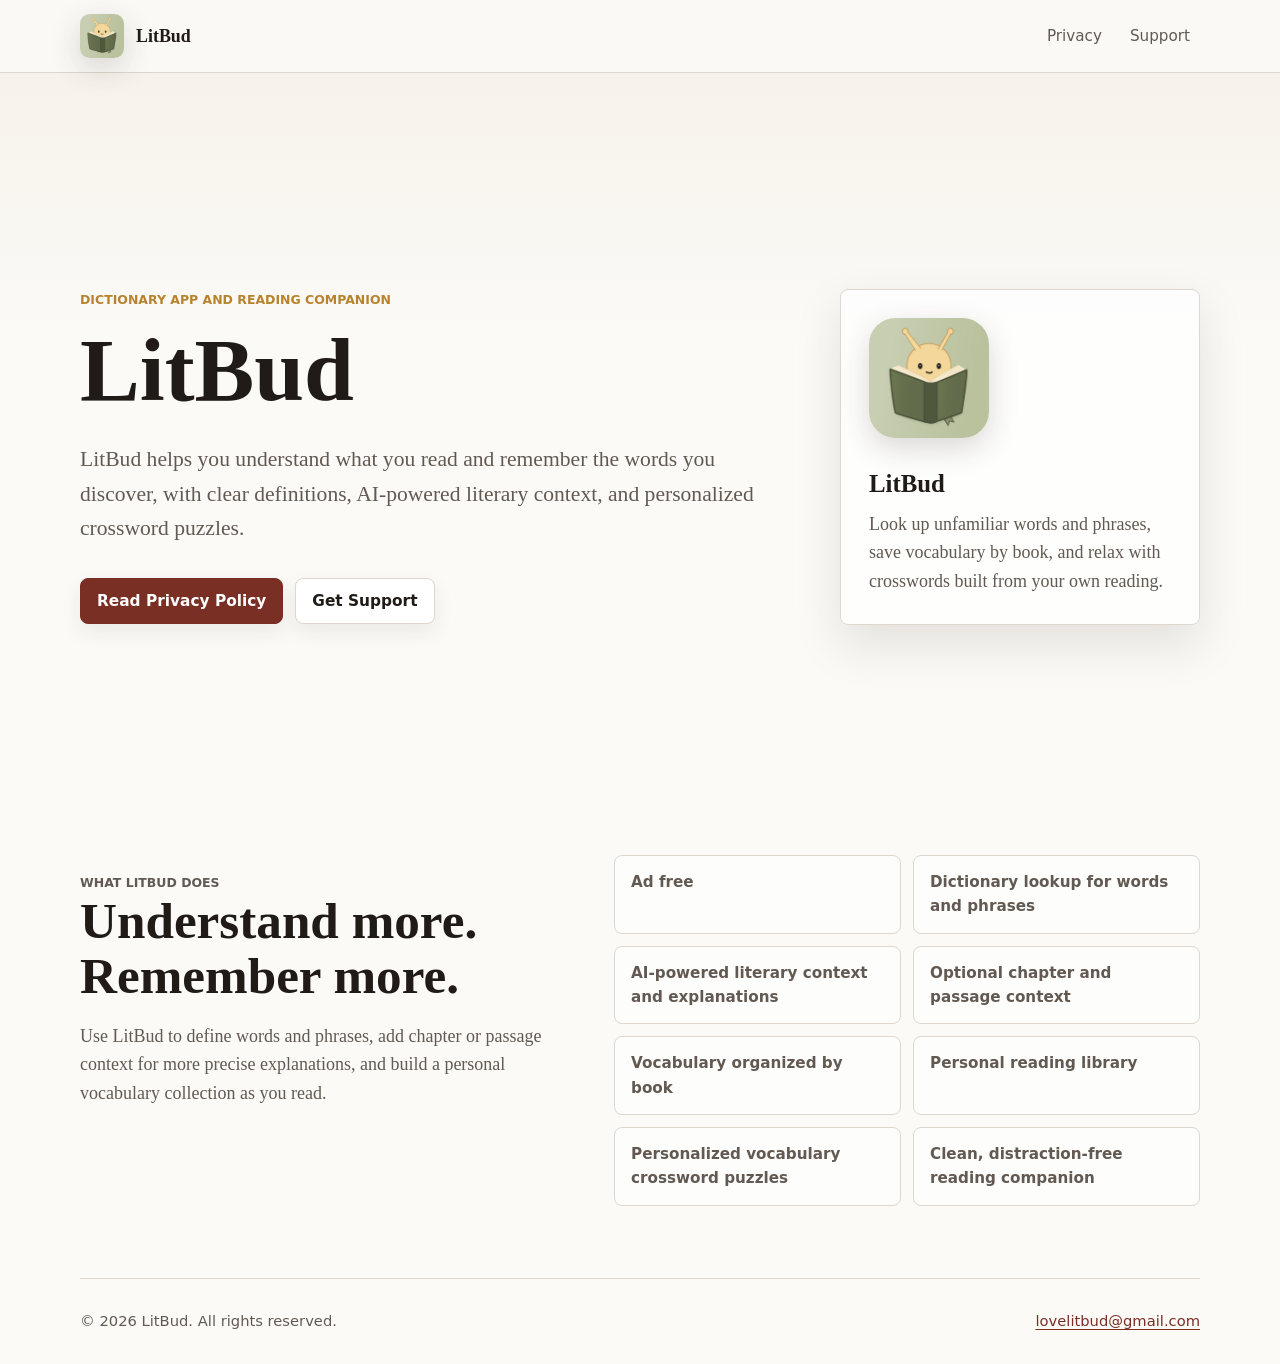
<file: index.html>
<!doctype html>
<html lang="en">
<head>
  <meta charset="utf-8">
  <meta name="viewport" content="width=device-width, initial-scale=1">
  <title>LitBud Help Center</title>
  <meta name="description" content="Get support and review the privacy policy for LitBud, a dictionary app and reading companion with personalized crossword puzzles.">
  <link rel="stylesheet" href="assets/styles.css">
</head>
<body>
  <header class="site-header">
    <nav class="nav" aria-label="Main navigation">
      <a class="brand" href="index.html" aria-label="LitBud home">
        <img src="assets/app-icon.png" alt="" width="44" height="44">
        <span>LitBud</span>
      </a>
      <div class="nav-links">
        <a href="privacy.html">Privacy</a>
        <a href="support.html">Support</a>
      </div>
    </nav>
  </header>

  <main>
    <section class="hero">
      <div class="hero-copy">
        <p class="eyebrow">Dictionary app and reading companion</p>
        <h1>LitBud</h1>
        <p class="lede">LitBud helps you understand what you read and remember the words you discover, with clear definitions, AI-powered literary context, and personalized crossword puzzles.</p>
        <div class="actions" aria-label="Primary links">
          <a class="button primary" href="privacy.html">Read Privacy Policy</a>
          <a class="button" href="support.html">Get Support</a>
        </div>
      </div>
      <aside class="app-panel" aria-label="LitBud app details">
        <img src="assets/app-icon.png" alt="LitBud app icon" width="120" height="120">
        <h2>LitBud</h2>
        <p>Look up unfamiliar words and phrases, save vocabulary by book, and relax with crosswords built from your own reading.</p>
      </aside>
    </section>

    <section class="feature-section" aria-labelledby="features-title">
      <div class="section-copy">
        <p class="eyebrow">What LitBud does</p>
        <h2 id="features-title">Understand more. Remember more.</h2>
        <p>Use LitBud to define words and phrases, add chapter or passage context for more precise explanations, and build a personal vocabulary collection as you read.</p>
      </div>
      <ul class="feature-list" aria-label="LitBud features">
        <li>Ad free</li>
        <li>Dictionary lookup for words and phrases</li>
        <li>AI-powered literary context and explanations</li>
        <li>Optional chapter and passage context</li>
        <li>Vocabulary organized by book</li>
        <li>Personal reading library</li>
        <li>Personalized vocabulary crossword puzzles</li>
        <li>Clean, distraction-free reading companion</li>
      </ul>
    </section>
  </main>

  <footer class="site-footer">
    <p>&copy; 2026 LitBud. All rights reserved.</p>
    <a href="mailto:lovelitbud@gmail.com">lovelitbud@gmail.com</a>
  </footer>
</body>
</html>
</file>
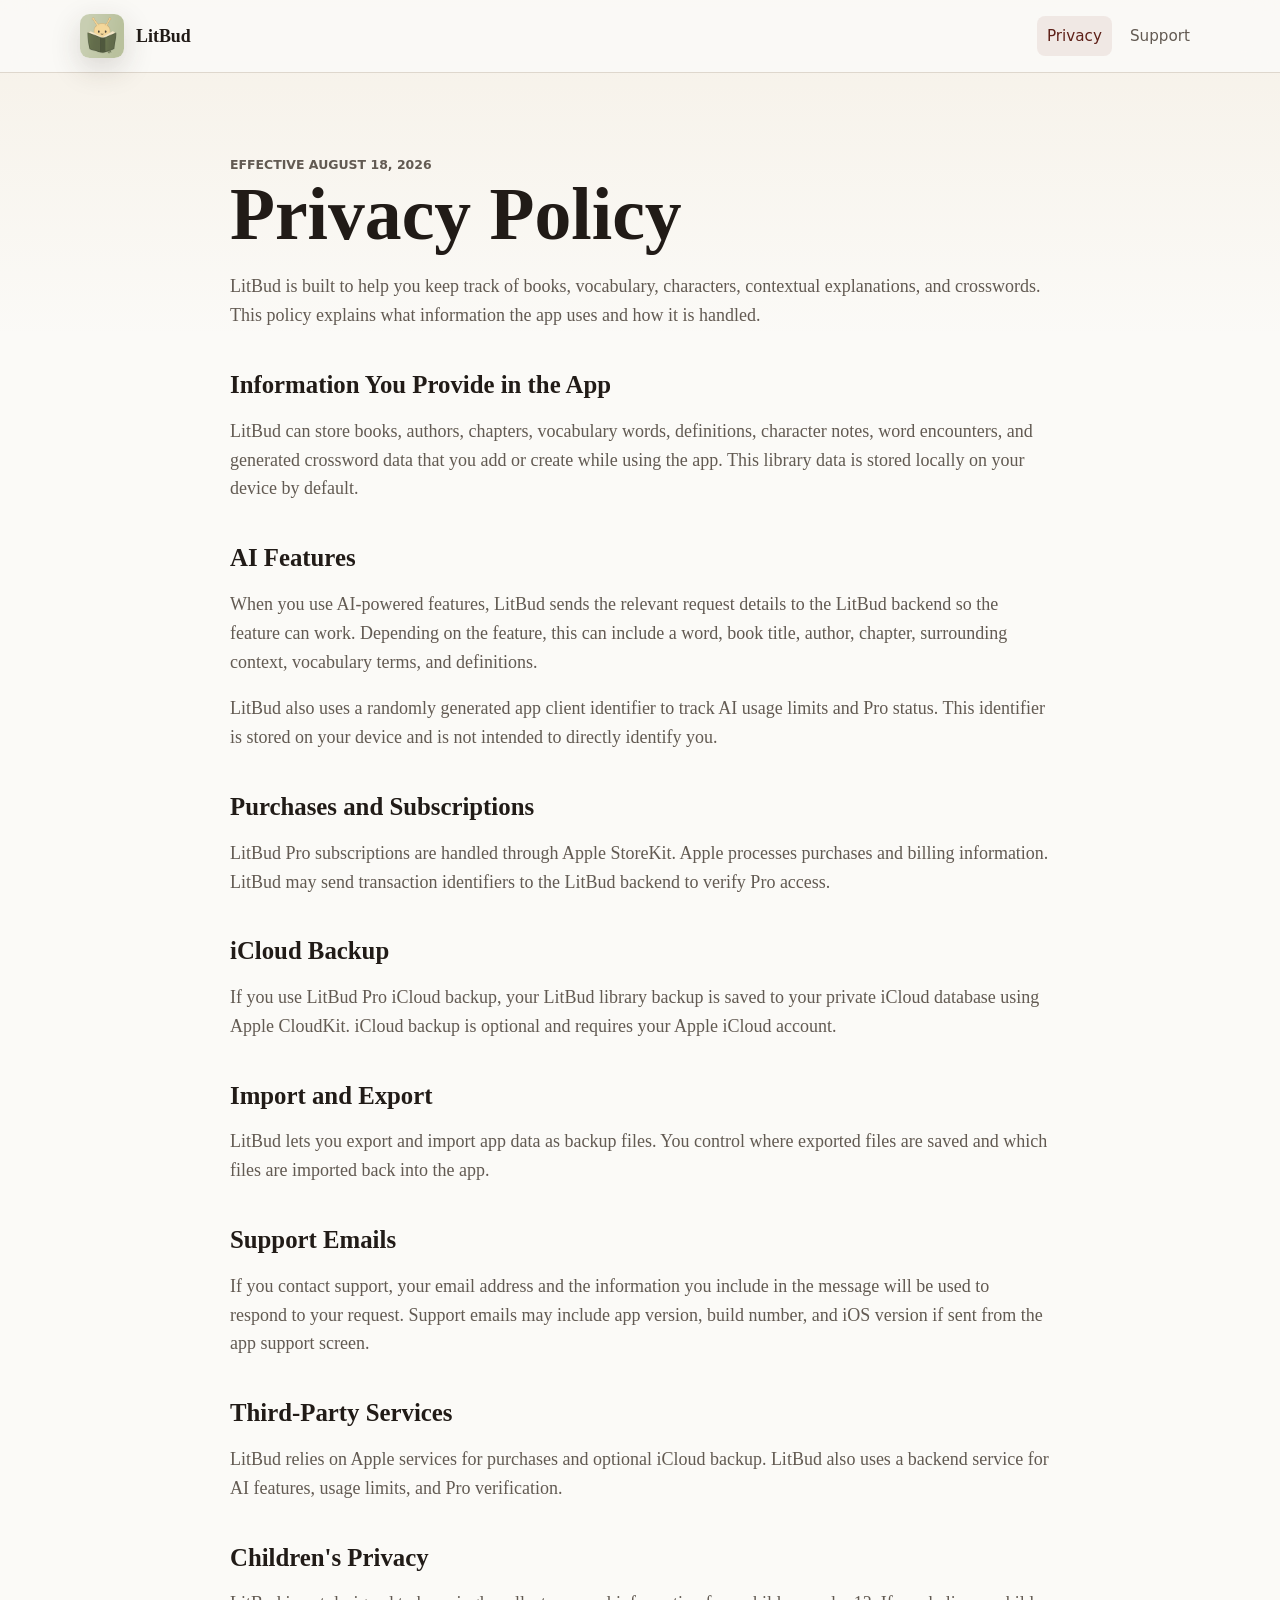
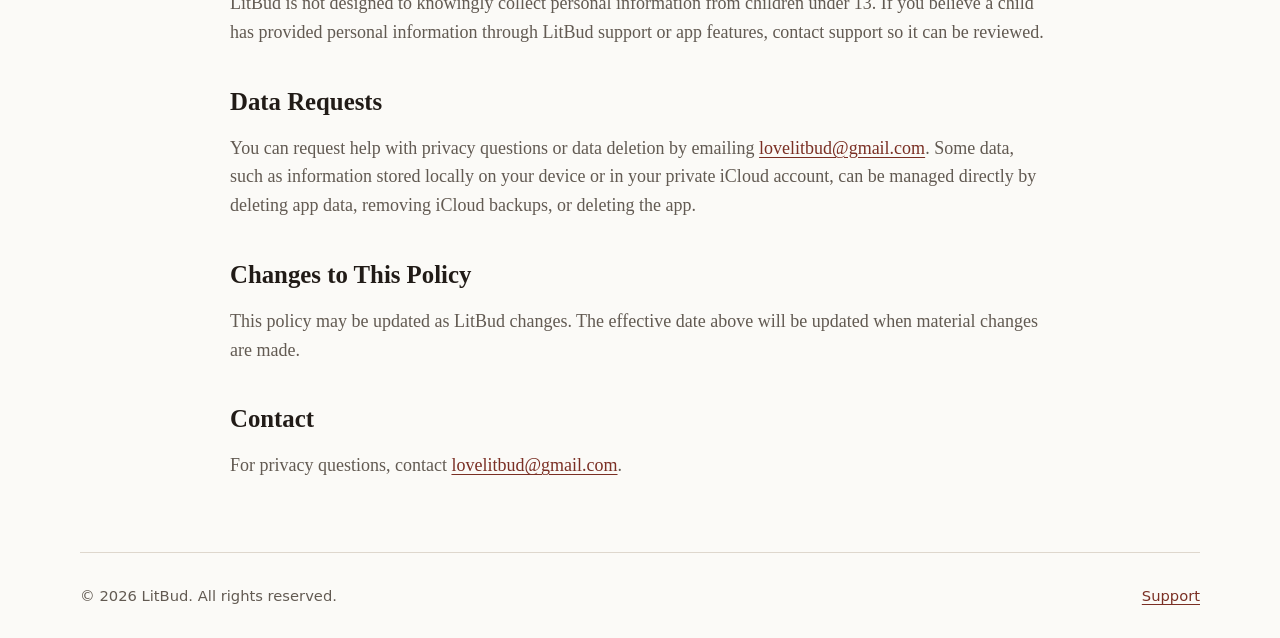
<file: privacy.html>
<!doctype html>
<html lang="en">
<head>
  <meta charset="utf-8">
  <meta name="viewport" content="width=device-width, initial-scale=1">
  <title>Privacy Policy | LitBud</title>
  <meta name="description" content="Privacy policy for the LitBud iOS app.">
  <link rel="stylesheet" href="assets/styles.css">
</head>
<body>
  <header class="site-header">
    <nav class="nav" aria-label="Main navigation">
      <a class="brand" href="index.html" aria-label="LitBud home">
        <img src="assets/app-icon.png" alt="" width="44" height="44">
        <span>LitBud</span>
      </a>
      <div class="nav-links">
        <a aria-current="page" href="privacy.html">Privacy</a>
        <a href="support.html">Support</a>
      </div>
    </nav>
  </header>

  <main class="document">
    <p class="eyebrow">Effective August 18, 2026</p>
    <h1>Privacy Policy</h1>
    <p>LitBud is built to help you keep track of books, vocabulary, characters, contextual explanations, and crosswords. This policy explains what information the app uses and how it is handled.</p>

    <h2>Information You Provide in the App</h2>
    <p>LitBud can store books, authors, chapters, vocabulary words, definitions, character notes, word encounters, and generated crossword data that you add or create while using the app. This library data is stored locally on your device by default.</p>

    <h2>AI Features</h2>
    <p>When you use AI-powered features, LitBud sends the relevant request details to the LitBud backend so the feature can work. Depending on the feature, this can include a word, book title, author, chapter, surrounding context, vocabulary terms, and definitions.</p>
    <p>LitBud also uses a randomly generated app client identifier to track AI usage limits and Pro status. This identifier is stored on your device and is not intended to directly identify you.</p>

    <h2>Purchases and Subscriptions</h2>
    <p>LitBud Pro subscriptions are handled through Apple StoreKit. Apple processes purchases and billing information. LitBud may send transaction identifiers to the LitBud backend to verify Pro access.</p>

    <h2>iCloud Backup</h2>
    <p>If you use LitBud Pro iCloud backup, your LitBud library backup is saved to your private iCloud database using Apple CloudKit. iCloud backup is optional and requires your Apple iCloud account.</p>

    <h2>Import and Export</h2>
    <p>LitBud lets you export and import app data as backup files. You control where exported files are saved and which files are imported back into the app.</p>

    <h2>Support Emails</h2>
    <p>If you contact support, your email address and the information you include in the message will be used to respond to your request. Support emails may include app version, build number, and iOS version if sent from the app support screen.</p>

    <h2>Third-Party Services</h2>
    <p>LitBud relies on Apple services for purchases and optional iCloud backup. LitBud also uses a backend service for AI features, usage limits, and Pro verification.</p>

    <h2>Children's Privacy</h2>
    <p>LitBud is not designed to knowingly collect personal information from children under 13. If you believe a child has provided personal information through LitBud support or app features, contact support so it can be reviewed.</p>

    <h2>Data Requests</h2>
    <p>You can request help with privacy questions or data deletion by emailing <a href="mailto:lovelitbud@gmail.com?subject=LitBud%20Privacy%20Request">lovelitbud@gmail.com</a>. Some data, such as information stored locally on your device or in your private iCloud account, can be managed directly by deleting app data, removing iCloud backups, or deleting the app.</p>

    <h2>Changes to This Policy</h2>
    <p>This policy may be updated as LitBud changes. The effective date above will be updated when material changes are made.</p>

    <h2>Contact</h2>
    <p>For privacy questions, contact <a href="mailto:lovelitbud@gmail.com?subject=LitBud%20Privacy%20Question">lovelitbud@gmail.com</a>.</p>
  </main>

  <footer class="site-footer">
    <p>&copy; 2026 LitBud. All rights reserved.</p>
    <a href="support.html">Support</a>
  </footer>
</body>
</html>
</file>
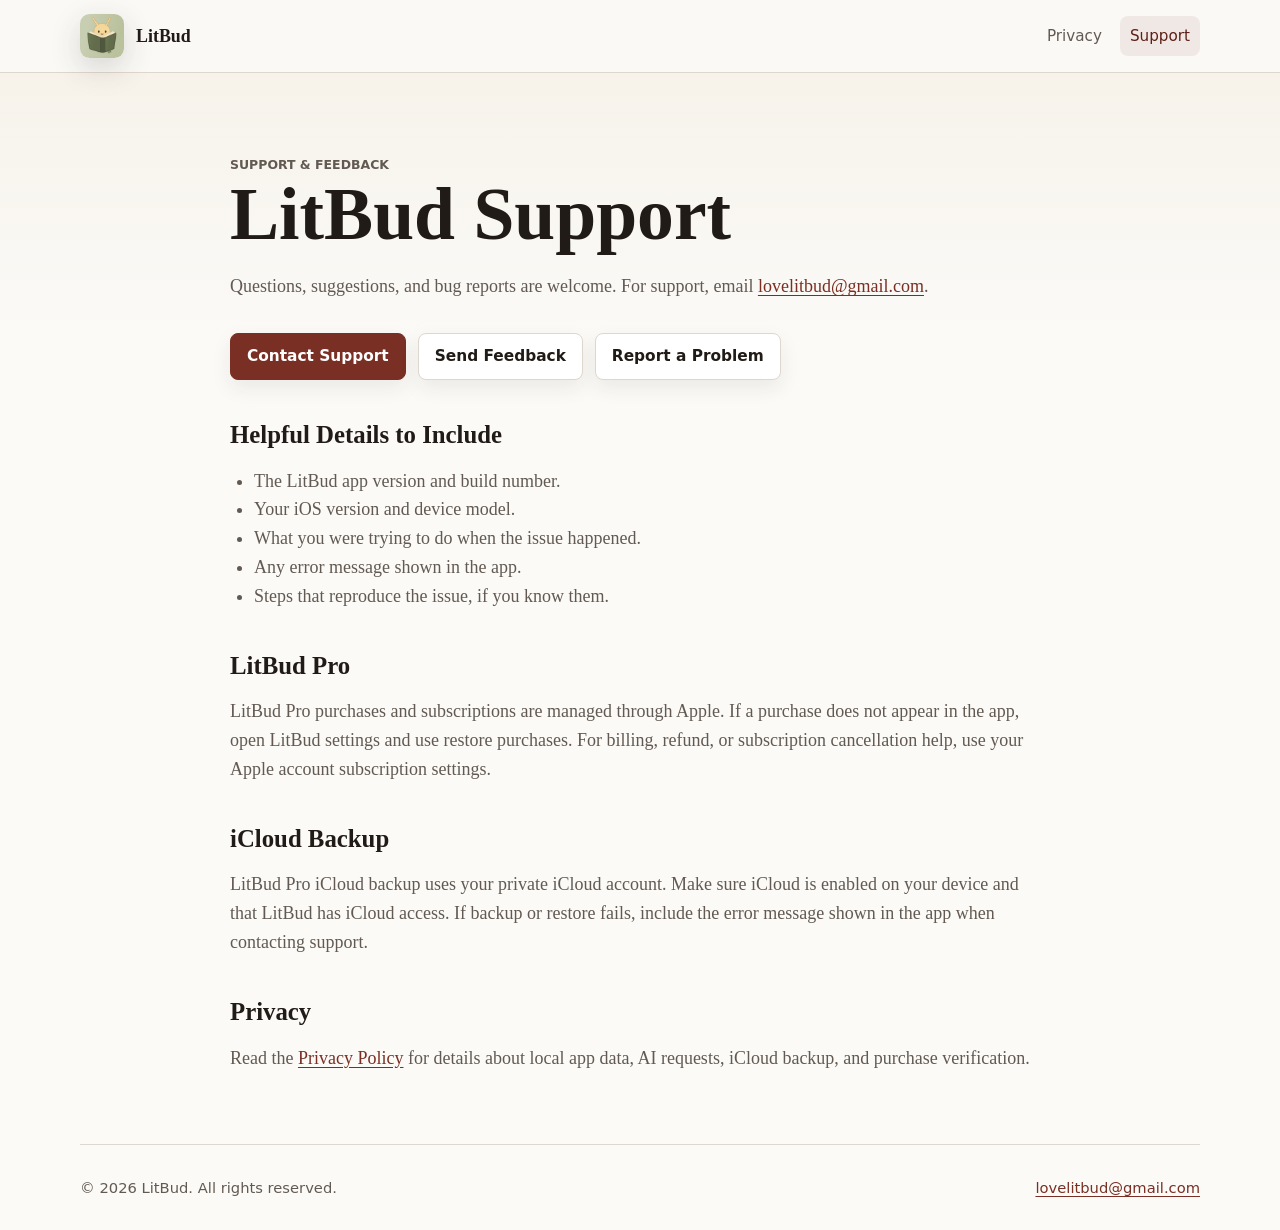
<file: support.html>
<!doctype html>
<html lang="en">
<head>
  <meta charset="utf-8">
  <meta name="viewport" content="width=device-width, initial-scale=1">
  <title>Support | LitBud</title>
  <meta name="description" content="Get support for the LitBud iOS app.">
  <link rel="stylesheet" href="assets/styles.css">
</head>
<body>
  <header class="site-header">
    <nav class="nav" aria-label="Main navigation">
      <a class="brand" href="index.html" aria-label="LitBud home">
        <img src="assets/app-icon.png" alt="" width="44" height="44">
        <span>LitBud</span>
      </a>
      <div class="nav-links">
        <a href="privacy.html">Privacy</a>
        <a aria-current="page" href="support.html">Support</a>
      </div>
    </nav>
  </header>

  <main class="document">
    <p class="eyebrow">Support &amp; feedback</p>
    <h1>LitBud Support</h1>
    <p>Questions, suggestions, and bug reports are welcome. For support, email <a href="mailto:lovelitbud@gmail.com">lovelitbud@gmail.com</a>.</p>

    <section class="contact-actions" aria-label="Contact options">
      <a class="button primary" href="mailto:lovelitbud@gmail.com?subject=LitBud%20Support">Contact Support</a>
      <a class="button" href="mailto:lovelitbud@gmail.com?subject=LitBud%20Feedback">Send Feedback</a>
      <a class="button" href="mailto:lovelitbud@gmail.com?subject=LitBud%20Bug%20Report">Report a Problem</a>
    </section>

    <h2>Helpful Details to Include</h2>
    <ul>
      <li>The LitBud app version and build number.</li>
      <li>Your iOS version and device model.</li>
      <li>What you were trying to do when the issue happened.</li>
      <li>Any error message shown in the app.</li>
      <li>Steps that reproduce the issue, if you know them.</li>
    </ul>

    <h2>LitBud Pro</h2>
    <p>LitBud Pro purchases and subscriptions are managed through Apple. If a purchase does not appear in the app, open LitBud settings and use restore purchases. For billing, refund, or subscription cancellation help, use your Apple account subscription settings.</p>

    <h2>iCloud Backup</h2>
    <p>LitBud Pro iCloud backup uses your private iCloud account. Make sure iCloud is enabled on your device and that LitBud has iCloud access. If backup or restore fails, include the error message shown in the app when contacting support.</p>

    <h2>Privacy</h2>
    <p>Read the <a href="privacy.html">Privacy Policy</a> for details about local app data, AI requests, iCloud backup, and purchase verification.</p>
  </main>

  <footer class="site-footer">
    <p>&copy; 2026 LitBud. All rights reserved.</p>
    <a href="mailto:lovelitbud@gmail.com">lovelitbud@gmail.com</a>
  </footer>
</body>
</html>
</file>
<file: assets/styles.css>
:root {
  color-scheme: light;
  --ink: #211b17;
  --muted: #625a52;
  --paper: #fbfaf7;
  --panel: #ffffff;
  --line: #ded7cd;
  --accent: #7a2f24;
  --accent-strong: #5e2018;
  --gold: #b7832f;
  --shadow: 0 20px 48px rgba(54, 43, 35, 0.12);
  font-family: ui-serif, Georgia, Cambria, "Times New Roman", Times, serif;
}

* {
  box-sizing: border-box;
}

body {
  margin: 0;
  min-height: 100vh;
  color: var(--ink);
  background:
    linear-gradient(180deg, rgba(183, 131, 47, 0.08), transparent 340px),
    var(--paper);
  font-size: 18px;
  line-height: 1.6;
}

a {
  color: var(--accent);
  text-underline-offset: 0.18em;
}

.site-header {
  border-bottom: 1px solid var(--line);
  background: rgba(251, 250, 247, 0.88);
  backdrop-filter: blur(16px);
  position: sticky;
  top: 0;
  z-index: 10;
}

.nav,
.hero,
.info-grid,
.feature-section,
.document,
.site-footer {
  width: min(1120px, calc(100% - 32px));
  margin: 0 auto;
}

.nav {
  min-height: 72px;
  display: flex;
  align-items: center;
  justify-content: space-between;
  gap: 20px;
}

.brand {
  display: inline-flex;
  align-items: center;
  gap: 12px;
  color: var(--ink);
  text-decoration: none;
  font-weight: 700;
  font-size: 1.12rem;
}

.brand img,
.app-panel img {
  border-radius: 22%;
  box-shadow: 0 10px 30px rgba(54, 43, 35, 0.18);
}

.nav-links {
  display: flex;
  align-items: center;
  gap: 8px;
  font-family: ui-sans-serif, system-ui, -apple-system, BlinkMacSystemFont, "Segoe UI", sans-serif;
  font-size: 0.95rem;
}

.nav-links a {
  color: var(--muted);
  text-decoration: none;
  padding: 8px 10px;
  border-radius: 8px;
}

.nav-links a:hover,
.nav-links a[aria-current="page"] {
  color: var(--accent-strong);
  background: rgba(122, 47, 36, 0.08);
}

.hero {
  min-height: calc(100vh - 156px);
  display: grid;
  grid-template-columns: minmax(0, 1fr) 360px;
  align-items: center;
  gap: 48px;
  padding: 64px 0 40px;
}

.hero-copy {
  max-width: 720px;
}

.eyebrow {
  margin: 0 0 12px;
  color: var(--gold);
  font-family: ui-sans-serif, system-ui, -apple-system, BlinkMacSystemFont, "Segoe UI", sans-serif;
  font-size: 0.78rem;
  font-weight: 800;
  letter-spacing: 0;
  text-transform: uppercase;
}

h1,
h2 {
  line-height: 1.08;
  margin: 0;
}

h1 {
  font-size: clamp(2.6rem, 7vw, 5.8rem);
  max-width: 780px;
}

h2 {
  font-size: 1.55rem;
  margin-top: 42px;
}

.lede {
  max-width: 680px;
  margin: 24px 0 0;
  color: var(--muted);
  font-size: clamp(1.12rem, 2vw, 1.35rem);
}

.actions,
.contact-actions {
  display: flex;
  flex-wrap: wrap;
  gap: 12px;
  margin-top: 32px;
}

.button {
  display: inline-flex;
  align-items: center;
  justify-content: center;
  min-height: 46px;
  padding: 10px 16px;
  border: 1px solid var(--line);
  border-radius: 8px;
  color: var(--ink);
  background: var(--panel);
  text-decoration: none;
  font-family: ui-sans-serif, system-ui, -apple-system, BlinkMacSystemFont, "Segoe UI", sans-serif;
  font-size: 0.96rem;
  font-weight: 700;
  box-shadow: 0 8px 20px rgba(54, 43, 35, 0.08);
}

.button.primary {
  border-color: var(--accent);
  color: #ffffff;
  background: var(--accent);
}

.button:hover {
  transform: translateY(-1px);
}

.app-panel,
.info-card {
  border: 1px solid var(--line);
  border-radius: 8px;
  background: rgba(255, 255, 255, 0.78);
  box-shadow: var(--shadow);
}

.app-panel {
  padding: 28px;
}

.app-panel h2 {
  margin-top: 24px;
}

.app-panel p {
  margin: 12px 0 0;
  color: var(--muted);
}

.info-grid {
  display: grid;
  grid-template-columns: repeat(2, minmax(0, 1fr));
  gap: 18px;
  padding: 0 0 18px;
}

.info-card {
  color: var(--ink);
  text-decoration: none;
  padding: 24px;
}

.info-card:hover {
  border-color: rgba(122, 47, 36, 0.35);
}

.card-label {
  display: block;
  margin-bottom: 10px;
  color: var(--gold);
  font-family: ui-sans-serif, system-ui, -apple-system, BlinkMacSystemFont, "Segoe UI", sans-serif;
  font-size: 0.82rem;
  font-weight: 800;
}

.feature-section {
  display: grid;
  grid-template-columns: minmax(0, 0.85fr) minmax(320px, 1fr);
  gap: 36px;
  align-items: start;
  padding: 38px 0 72px;
}

.section-copy h2 {
  margin-top: 0;
  font-size: clamp(2rem, 4vw, 3.2rem);
}

.section-copy p {
  margin: 18px 0 0;
  color: var(--muted);
}

.feature-list {
  display: grid;
  grid-template-columns: repeat(2, minmax(0, 1fr));
  gap: 12px;
  margin: 0;
  padding: 0;
  list-style: none;
}

.feature-list li {
  min-height: 58px;
  padding: 14px 16px;
  border: 1px solid var(--line);
  border-radius: 8px;
  color: var(--muted);
  background: rgba(255, 255, 255, 0.62);
  font-family: ui-sans-serif, system-ui, -apple-system, BlinkMacSystemFont, "Segoe UI", sans-serif;
  font-size: 0.95rem;
  font-weight: 700;
}

.document {
  max-width: 820px;
  padding: 64px 0 72px;
}

.document h1 {
  font-size: clamp(2.4rem, 7vw, 4.6rem);
}

.document p,
.document li {
  color: var(--muted);
}

.document p {
  margin: 18px 0 0;
}

.document ul {
  margin: 18px 0 0;
  padding-left: 24px;
}

.site-footer {
  min-height: 86px;
  border-top: 1px solid var(--line);
  display: flex;
  align-items: center;
  justify-content: space-between;
  gap: 16px;
  color: var(--muted);
  font-family: ui-sans-serif, system-ui, -apple-system, BlinkMacSystemFont, "Segoe UI", sans-serif;
  font-size: 0.92rem;
}

.site-footer p {
  margin: 0;
}

@media (max-width: 820px) {
  body {
    font-size: 17px;
  }

  .nav {
    min-height: 66px;
  }

  .hero {
    min-height: auto;
    grid-template-columns: 1fr;
    gap: 28px;
    padding-top: 42px;
  }

  .app-panel {
    display: grid;
    grid-template-columns: 88px 1fr;
    column-gap: 18px;
    align-items: center;
  }

  .app-panel img {
    width: 88px;
    height: 88px;
    grid-row: span 2;
  }

  .app-panel h2,
  .app-panel p {
    margin-top: 0;
  }

  .info-grid {
    grid-template-columns: 1fr;
  }

  .feature-section {
    grid-template-columns: 1fr;
  }
}

@media (max-width: 560px) {
  .nav,
  .hero,
  .info-grid,
  .feature-section,
  .document,
  .site-footer {
    width: min(100% - 24px, 1120px);
  }

  .brand span {
    display: none;
  }

  .nav-links {
    gap: 2px;
  }

  .actions,
  .contact-actions,
  .site-footer {
    flex-direction: column;
    align-items: stretch;
  }

  .site-footer {
    justify-content: center;
    padding: 22px 0;
  }

  .feature-list {
    grid-template-columns: 1fr;
  }
}
</file>
